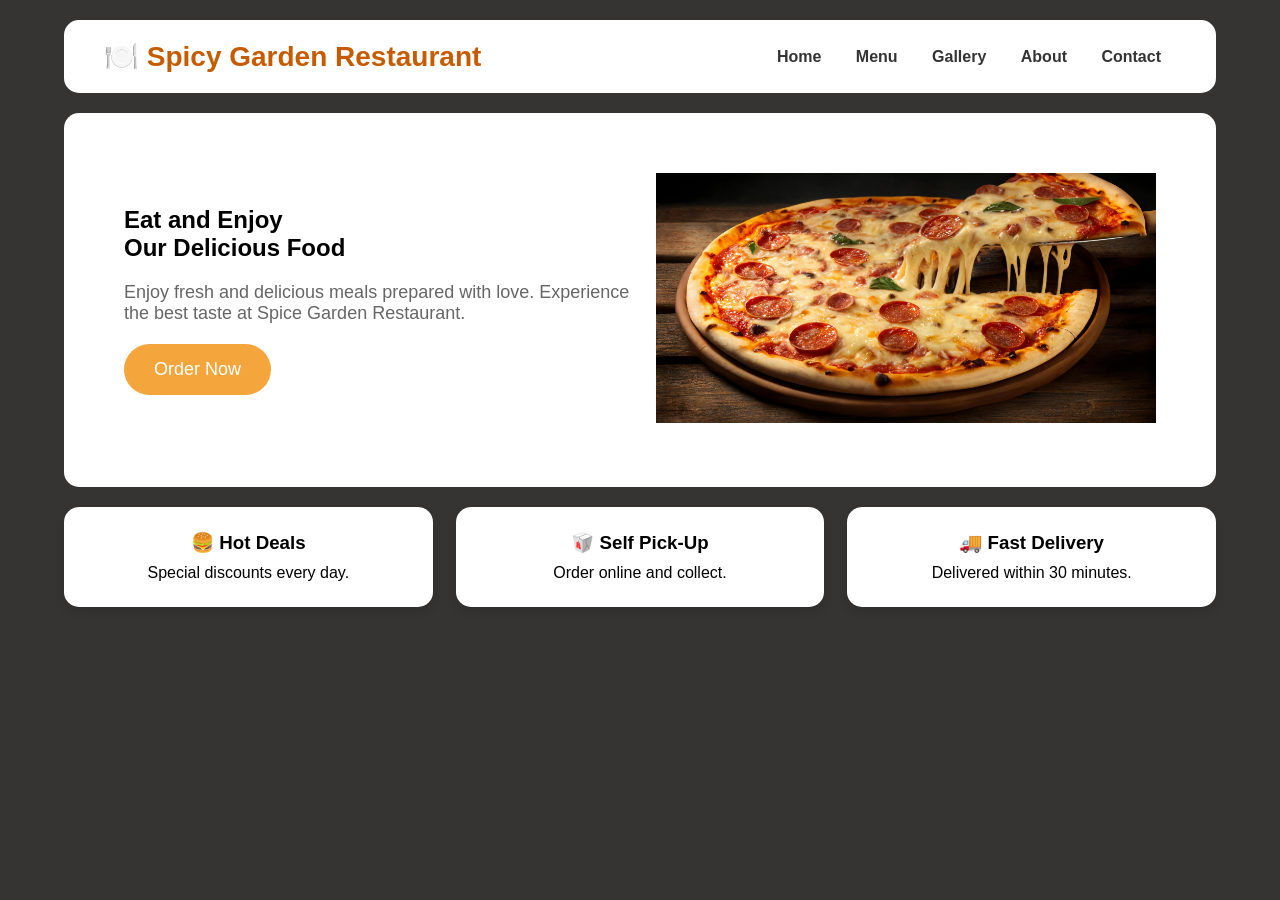
<file: index.html>
<!DOCTYPE html>
<html>
<head>
<meta charset="UTF-8">
<meta name="viewport" content="width=device-width, initial-scale=1.0">
<title>Spicy Garden Restaurant</title>
<link rel="stylesheet" href="style.css">
</head>
<body>
<header>
    <div class="logo">🍽️ Spicy Garden Restaurant</div>
    <nav>
        <a href="index.html">Home</a>
        <a href="menu.html">Menu</a>
        <a href="gallery.html">Gallery</a>
        <a href="about.html">About</a>
        <a href="contact.html">Contact</a>
    </nav>
</header>
<section class="hero">
<div class="right">
<h1>Eat and Enjoy <br>
Our <span>Delicious Food</span></h1>
<p class="text">
Enjoy fresh and delicious meals prepared with love.
Experience the best taste at Spice Garden Restaurant.
</p>
<a href="order.html">
<button class="order">Order Now</button>
</a>
</div>
<div class="right">
<img src="images/pizza.jpg" alt="pizza">
</div>
</section>
<section class="services">
<div class="box">
<h3>🍔 Hot Deals</h3>
<p>Special discounts every day.</p>
</div>
<div class="box">
<h3>🥡 Self Pick-Up</h3>
<p>Order online and collect.</p>
</div>
<div class="box">
<h3>🚚 Fast Delivery</h3>
<p>Delivered within 30 minutes.</p>
</div>
</section>
</body>
</html>
</file>
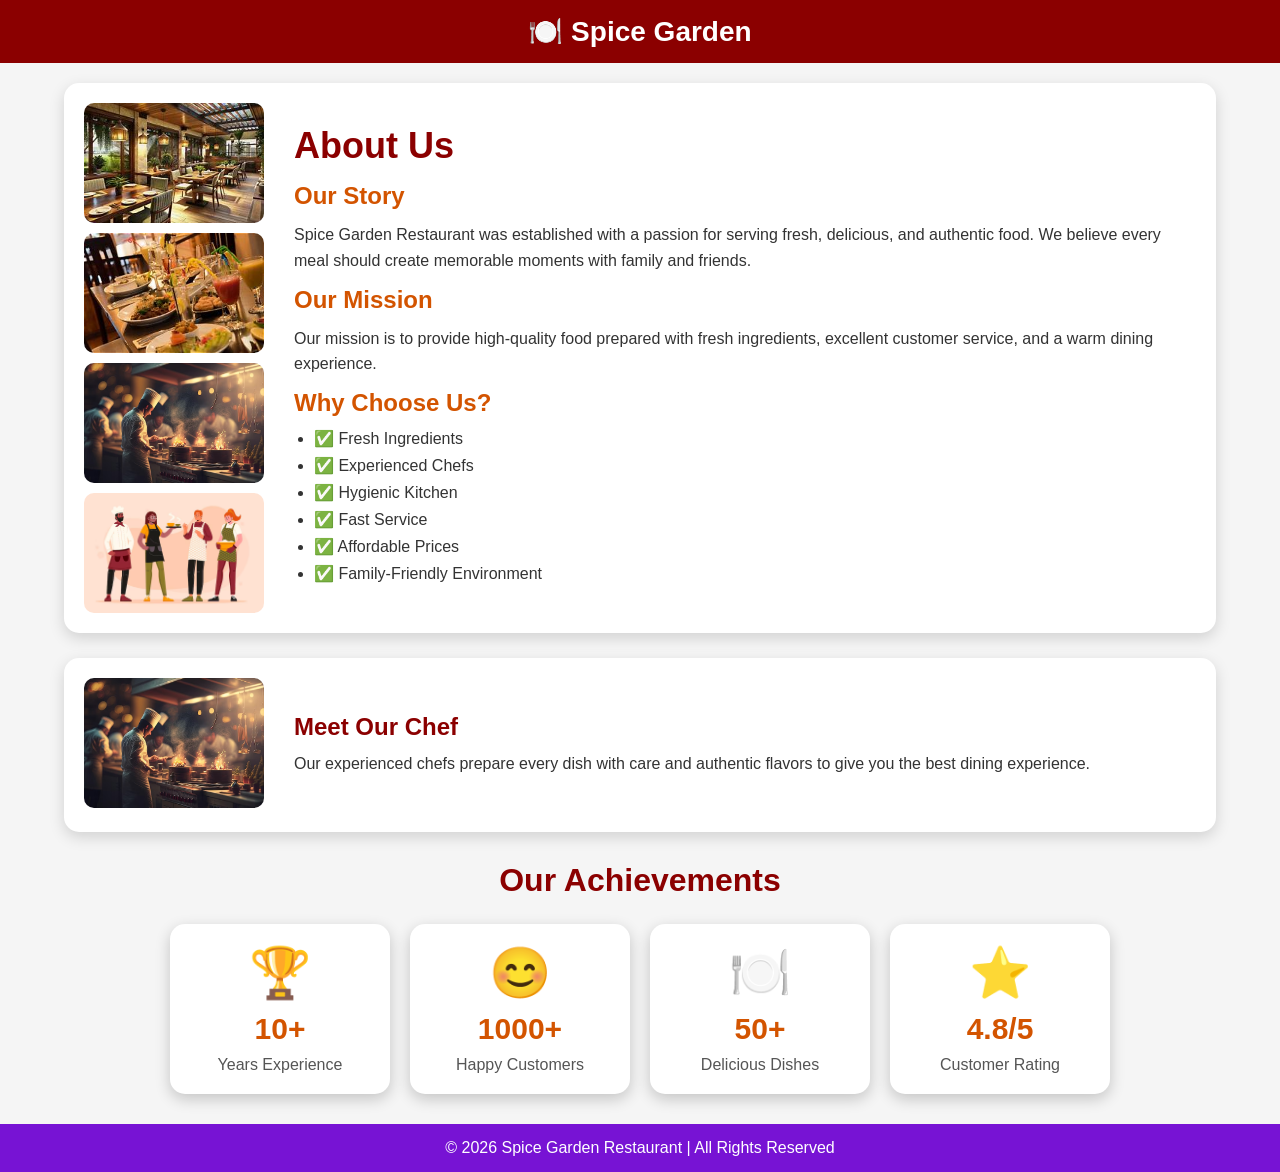
<file: about.html>
<!DOCTYPE html>
<html lang="en">
<head>
    <meta charset="UTF-8">
    <meta name="viewport" content="width=device-width, initial-scale=1.0">
    <title>About Us | Spice Garden</title>
    <link rel="stylesheet" href="about.css">
</head>
<body>
    <nav>
        <div class="logo">🍽️ Spice Garden</div>
    </nav>
    <section class="about-section">
        <div class="about-container">
        <div class="about-img">
        <img src="images/restaurantin.jpg" alt="Restaurant Image">
        <img src="images/food.jpg" alt="food">
        <img src="images/chef.avif" alt="chef">
        <img src="images/cookchef.avif" alt="cookchef">
        </div>
        <div class="about-content">
         <h1>About Us</h1>
        <h2>Our Story</h2>
        <p>
            Spice Garden Restaurant was established with a passion for serving
            fresh, delicious, and authentic food. We believe every meal should
            create memorable moments with family and friends.
        </p>
        <h2>Our Mission</h2>
        <p>
            Our mission is to provide high-quality food prepared with fresh
            ingredients, excellent customer service, and a warm dining experience.
        </p>
        <h2>Why Choose Us?</h2>
        <ul>
            <li>✅ Fresh Ingredients</li>
            <li>✅ Experienced Chefs</li>
            <li>✅ Hygienic Kitchen</li>
            <li>✅ Fast Service</li>
            <li>✅ Affordable Prices</li>
            <li>✅ Family-Friendly Environment</li>
        </ul>
        </div>
        </div>
        </section>
        <section class="chef-section">
            <div class="chef-container">
                <div class="chef-image">
                    <img src="images/chef.avif" alt="chef">
                    </div>
                    <div class="chef-content">
        <h2>Meet Our Chef</h2>
        <p>
            Our experienced chefs prepare every dish with care and authentic
            flavors to give you the best dining experience.
        </p>
        </div>
        </div>
        </section>
       <section class="achievements-section">

    <h2>Our Achievements</h2>

    <div class="achievements-container">

        <div class="achievement-card">
            <h1>🏆</h1>
            <h3>10+</h3>
            <p>Years Experience</p>
        </div>

        <div class="achievement-card">
            <h1>😊</h1>
            <h3>1000+</h3>
            <p>Happy Customers</p>
        </div>

        <div class="achievement-card">
            <h1>🍽️</h1>
            <h3>50+</h3>
            <p>Delicious Dishes</p>
        </div>

        <div class="achievement-card">
            <h1>⭐</h1>
            <h3>4.8/5</h3>
            <p>Customer Rating</p>
        </div>
    </div>
</section>
</div>
    </section>
    <footer>
        <p>© 2026 Spice Garden Restaurant | All Rights Reserved</p>
    </footer>
</body>
</html>
</file>
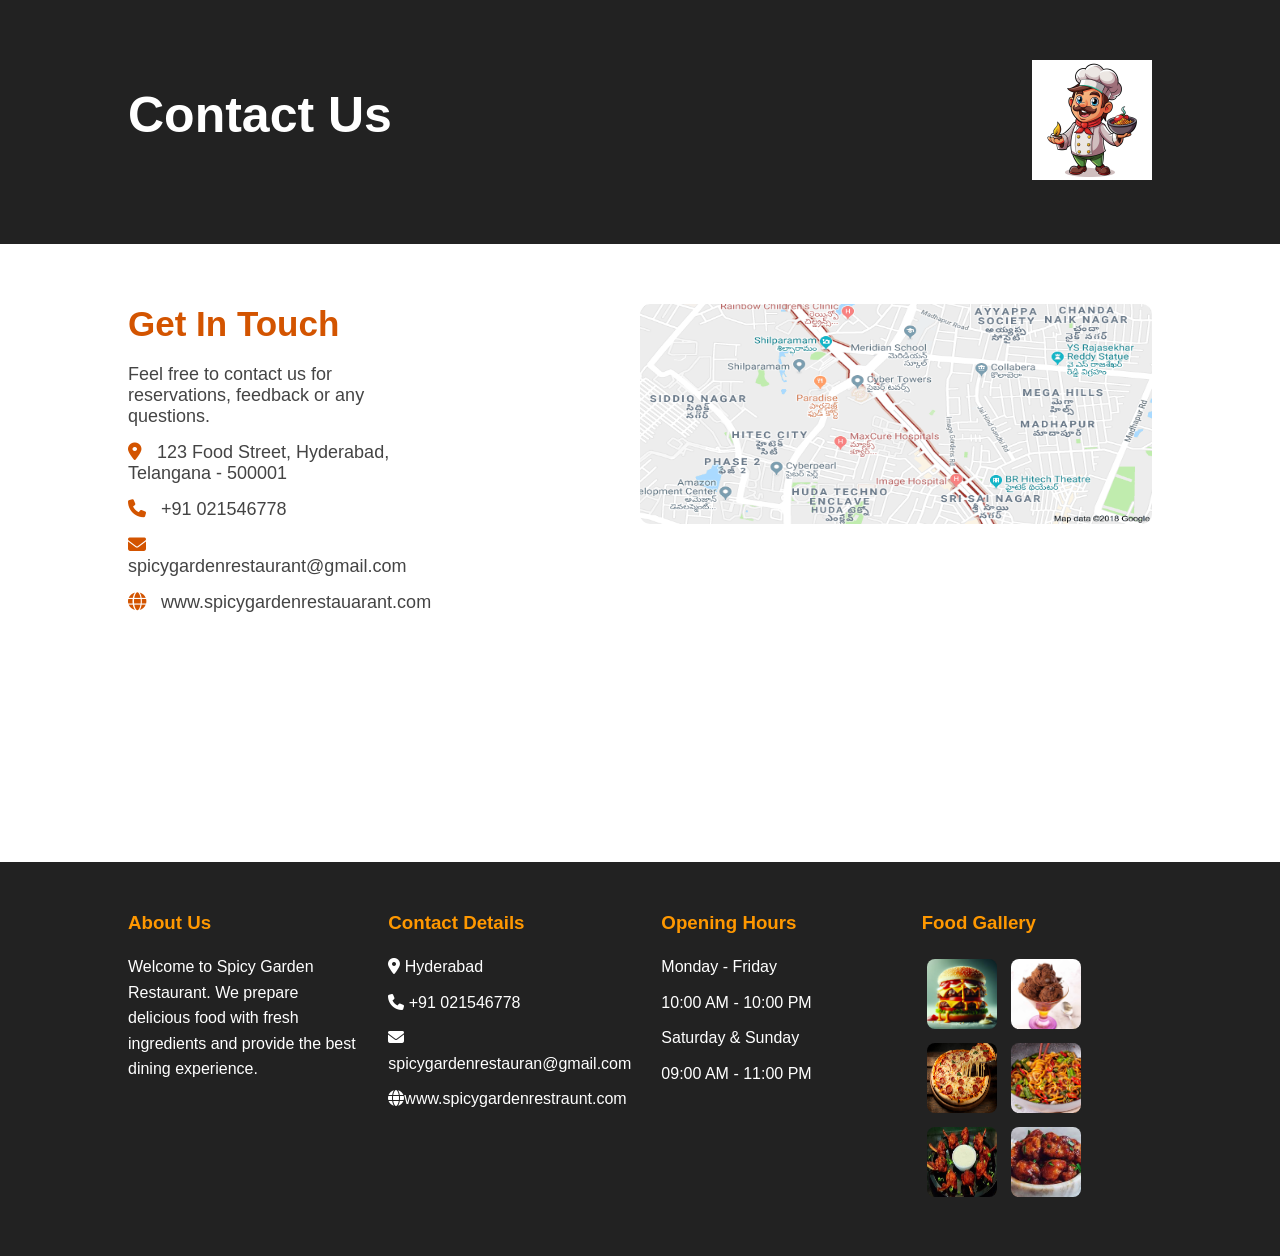
<file: contact.html>
<!DOCTYPE html>
<html lang="en">
<head>
<meta charset="UTF-8">
<meta name="viewport" content="width=device-width, initial-scale=1.0">
<title>Contact Us</title>
<link rel="stylesheet" href="contact.css">
<link rel="stylesheet"
href="https://cdnjs.cloudflare.com/ajax/libs/font-awesome/6.5.1/css/all.min.css">
</head>
<body>
<section class="contact-hero">
<div class="hero-text">
<h1>Contact Us</h1>
</div>
<div class="hero-image">
<img src="images/cartoonchef.jpg" alt="Chef">
</div>
</section>
<section class="contact-container">
<div class="contact-info">
<h2>Get In Touch</h2>
<p>
Feel free to contact us for reservations,
feedback or any questions.
</p>
<div class="info">
<p>
<i class="fa-solid fa-location-dot"></i>
123 Food Street, Hyderabad,
Telangana - 500001
</p>
<p>
<i class="fa-solid fa-phone"></i>
+91 021546778
</p>
<p>
<i class="fa-solid fa-envelope"></i>
spicygardenrestaurant@gmail.com
</p>
<p>
<i class="fa-solid fa-globe"></i>
www.spicygardenrestauarant.com
</p>
</div>
</div>
<div class="map">
<img src="images/image.png" alt="Restaurant Location">
<iframe
width="100%"
height="250"
style="border:0;"
allowfullscreen=""
loading="lazy">
</iframe>
</div>
</section>
</section>
<footer>
<div class="footer-box">
<h3>About Us</h3>
<p>
Welcome to Spicy Garden Restaurant.
We prepare delicious food with fresh ingredients
and provide the best dining experience.
</p>
</div>
<div class="footer-box">
<h3>Contact Details</h3>
<p><i class="fa-solid fa-location-dot"></i> Hyderabad</p>
<p><i class="fa-solid fa-phone"></i> +91 021546778</p>
<p><i class="fa-solid fa-envelope"></i> spicygardenrestauran@gmail.com</p>
<p><i class="fa-solid fa-globe"></i>www.spicygardenrestraunt.com
</div>
<div class="footer-box">
<h3>Opening Hours</h3>
<p>Monday - Friday</p>
<p>10:00 AM - 10:00 PM</p>
<p>Saturday & Sunday</p>
<p>09:00 AM - 11:00 PM</p>
</div>
<div class="footer-box">
<h3>Food Gallery</h3>
<img src="images/burger.jpg" alt="burger">
<img src="images/icecream.jpg" alt="icecream">
<img src="images/pizza.jpg" alt="pizza">
<img src="images/noodles.jpg" alt="noodles">
<img src="images/lollipop.jpg" alt="lollipop">
<img src="images/gobimanchurian.jpg" alt="gobimanchurian">
</div>
</footer>
</body>
</html>
</file>
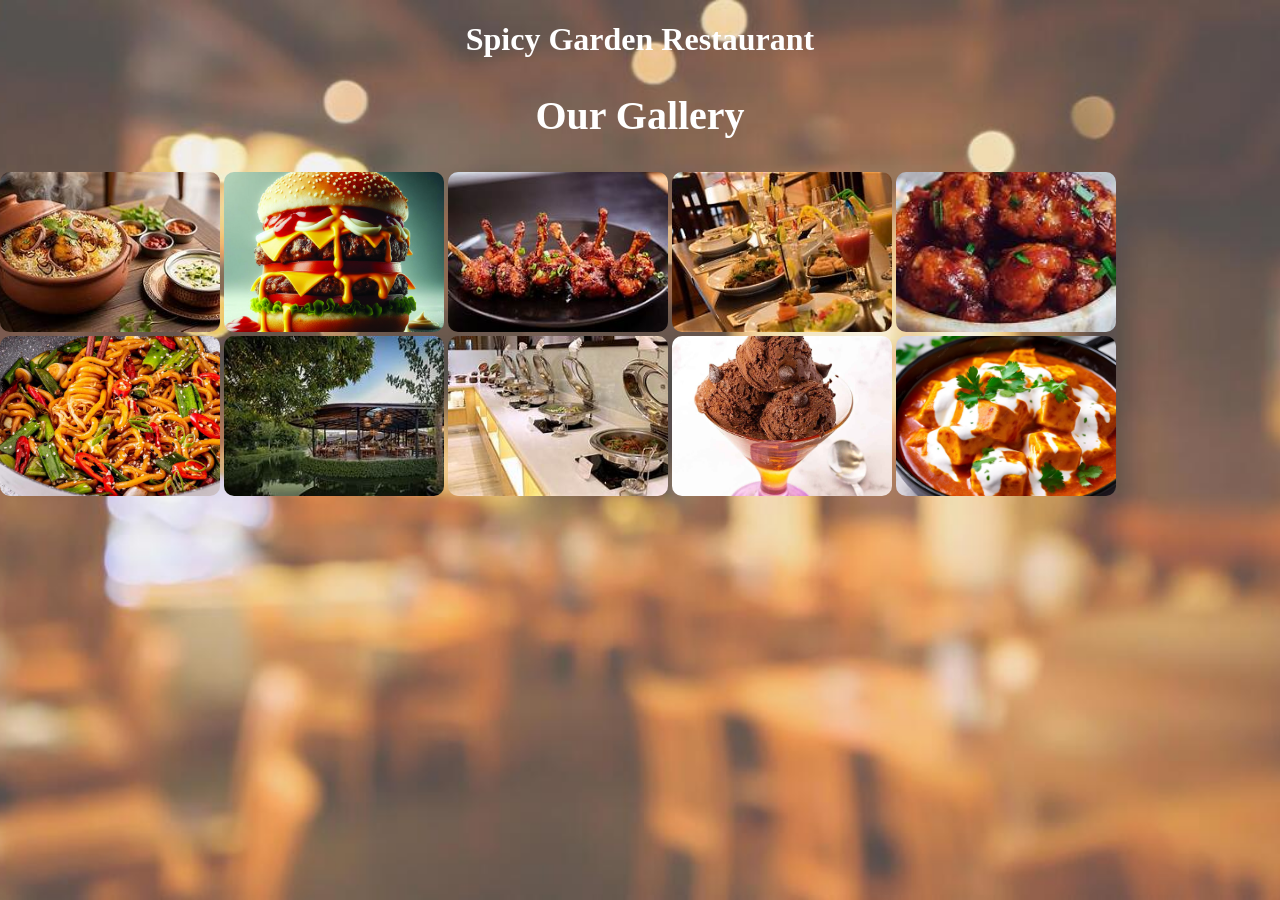
<file: gallery.html>
<!DOCTYPE html>
<html lang="en">
<head>
    <meta charset="UTF-8">
    <meta name="viewport" content="width=device-width, initial-scale=1.0">
    <title>Spicy Garden Restaurant - Gallery</title>
    <link rel="stylesheet" href="gallery.css">
</head>
<body>

<h1>Spicy Garden Restaurant</h1>
<h2>Our Gallery</h2>

<div class="gallery-container">
    <div class="item">
        <img src="images/biryani.jpg" alt="biryani">
        <img src="images/burger.jpg" alt="burger">
        <img src="images/chicken.jpg" alt="chicken lollipop">
        <img src="images/food.jpg" alt="food">
        <img src="images/gobimanchurian.jpg" alt="manchurian">
        <img src="images/noodles.jpg" alt="noodles">
        <img src="images/outside.jpg" alt="outside">
        <img src="images/kitchen.jpg" alt="kitchen">
        <img src="images/icecream.jpg" alt="icecream">
        <img src="images/paneer.avif" alt="paneer">
    </div>
</div>

</body>
</html>
</file>
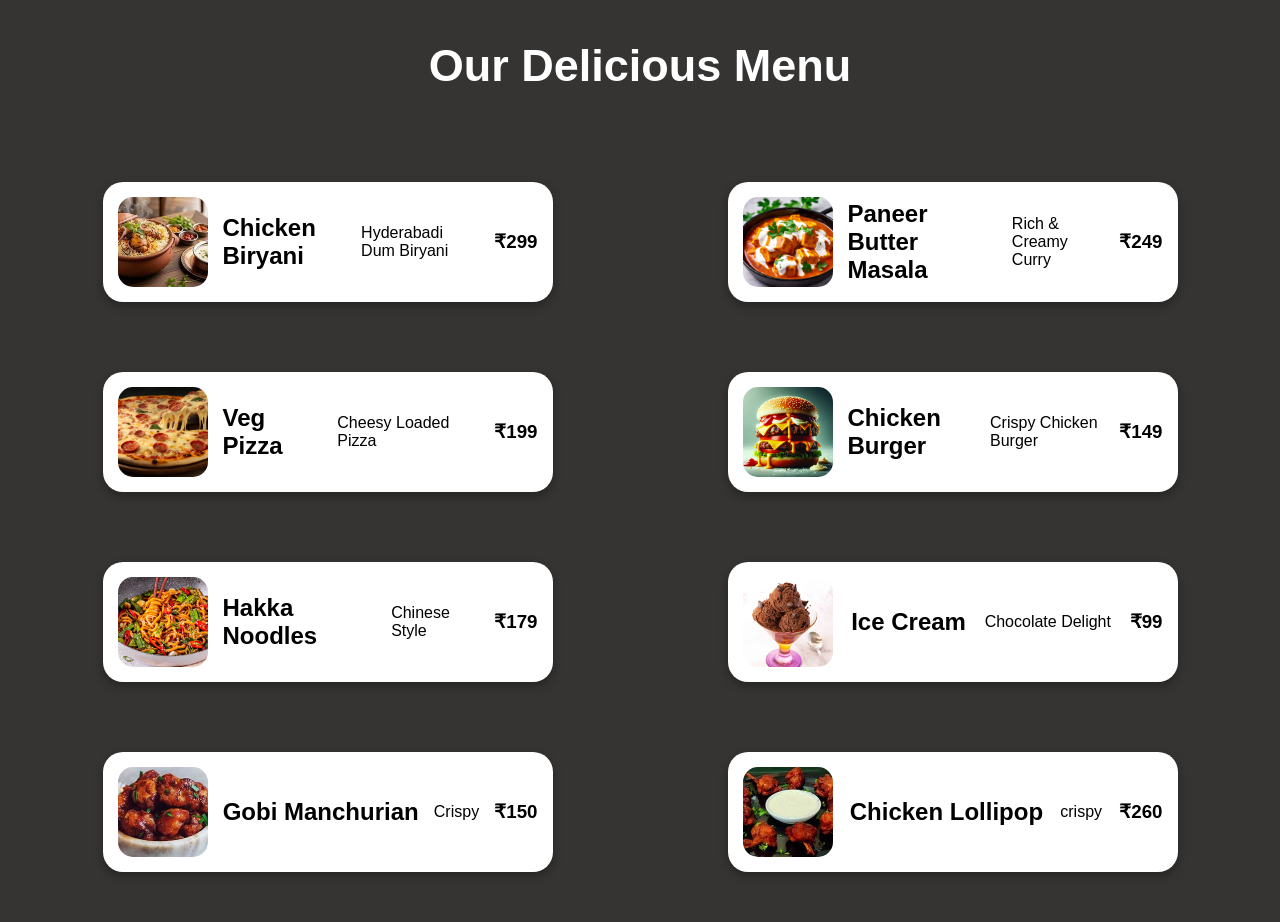
<file: menu.html>
<!DOCTYPE html>
<html lang="en">
<head>
    <meta charset="UTF-8">
    <meta name="viewport" content="width=device-width, initial-scale=1.0">
    <title>Menu - Spicy Garden Restaurant</title>
    <link rel="stylesheet" href="style.css">
</head>
<body>
<section class="menu">
    <h1 class="menu-title">Our Delicious Menu</h1>
    <div class="menu-container">
        <div class="menu-card">
            <img src="images/biryani.jpg" alt="Chicken Biryani">
            <h2>Chicken Biryani</h2>
            <p>Hyderabadi Dum Biryani</p>
            <h3>₹299</h3>
        </div>
        <div class="menu-card">
            <img src="images/paneer.avif" alt="Paneer Butter Masala">
            <h2>Paneer Butter Masala</h2>
            <p>Rich & Creamy Curry</p>
            <h3>₹249</h3>
        </div>

        <div class="menu-card">
            <img src="images/pizza.jpg" alt="Veg Pizza">
            <h2>Veg Pizza</h2>
            <p>Cheesy Loaded Pizza</p>
            <h3>₹199</h3>
        </div>
        <div class="menu-card">
            <img src="images/burger.jpg" alt="Burger">
            <h2>Chicken Burger</h2>
            <p>Crispy Chicken Burger</p>
            <h3>₹149</h3>
        </div>
        <div class="menu-card">
            <img src="images/noodles.jpg" alt="Noodles">
            <h2>Hakka Noodles</h2>
            <p>Chinese Style</p>
            <h3>₹179</h3>
        </div>
        <div class="menu-card">
            <img src="images/icecream.jpg" alt="Ice Cream">
            <h2>Ice Cream</h2>
            <p>Chocolate Delight</p>
            <h3>₹99</h3>
        </div>
         <div class="menu-card">
            <img src="images/gobimanchurian.jpg" alt="Gobi Manchurian">
            <h2>Gobi Manchurian</h2>
            <p>Crispy</p>
            <h3>₹150</h3>
        </div>
        <div class="menu-card">
            <img src="images/lollipop.jpg" alt="Chicken Lollipop">
            <h2>Chicken Lollipop</h2>
            <p>crispy</p>
            <h3>₹260</h3>
        </div>
    </div>
</section>
</body>
</html>
</file>
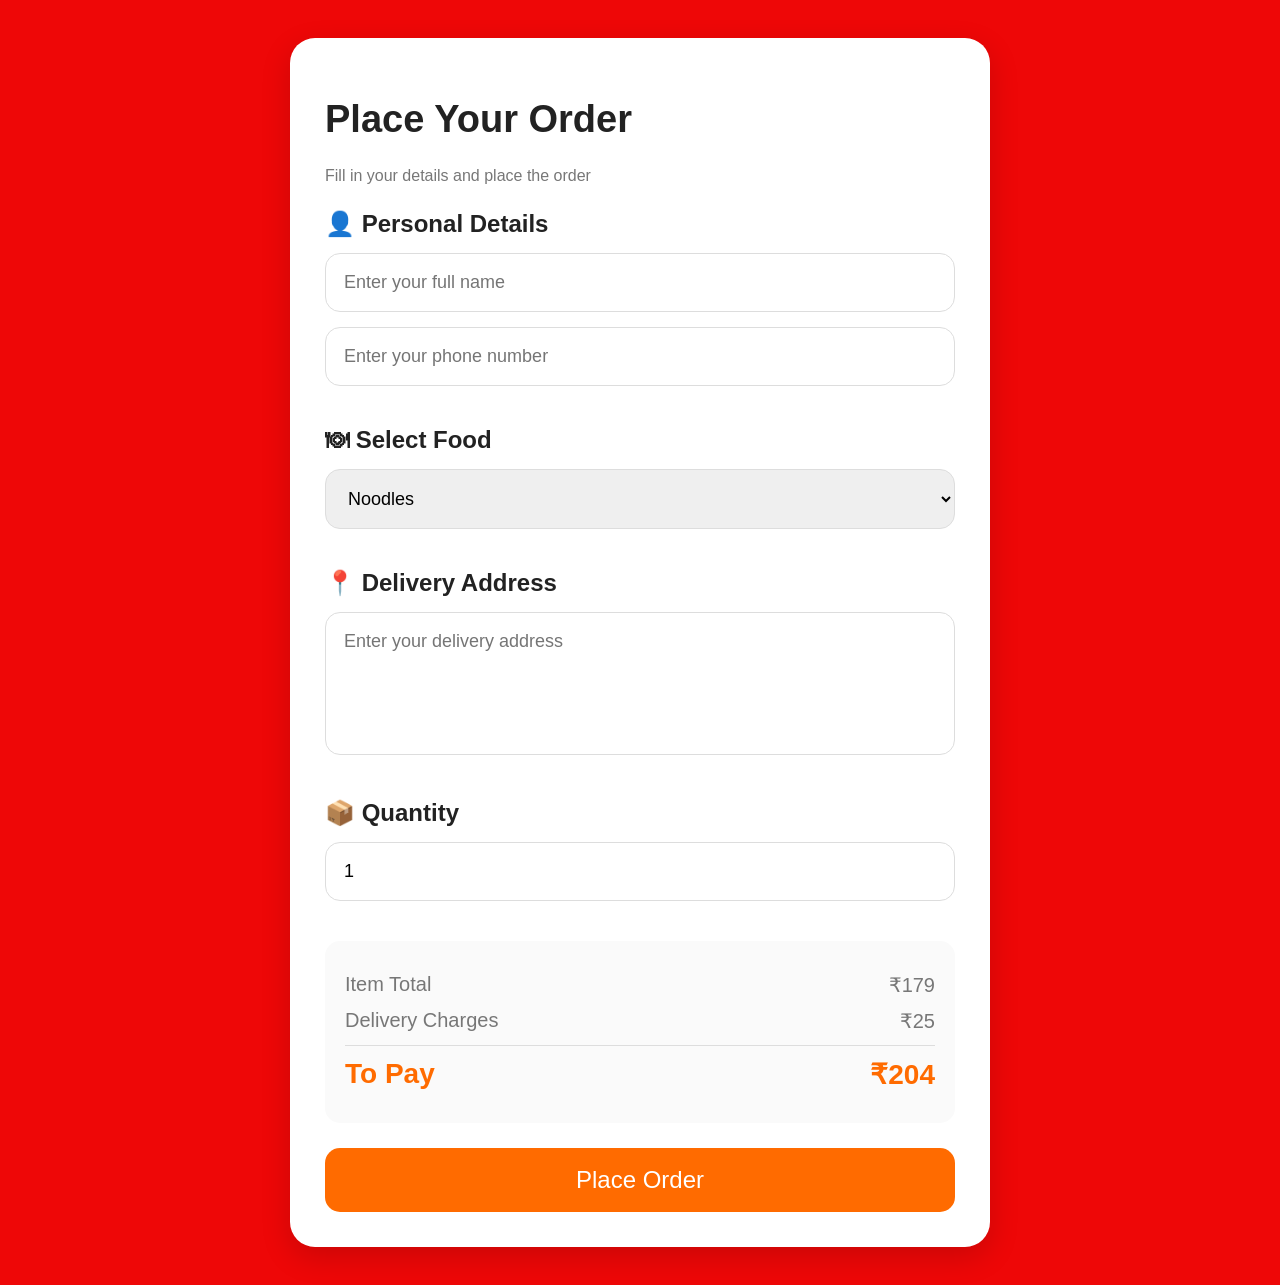
<file: order.html>
<!DOCTYPE html>
<html lang="en">
<head>
    <meta charset="UTF-8">
    <meta name="viewport" content="width=device-width, initial-scale=1.0">

    <title>Place Your Order</title>

    <link rel="stylesheet" href="order.css">
</head>
<body>
<div class="container">
    <div class="order-card">
        <h1>Place Your Order</h1>
        <p>Fill in your details and place the order</p>
        <form>
            <div class="section">
                <h2>👤 Personal Details</h2>
                <input type="text" placeholder="Enter your full name">
                <input type="tel" placeholder="Enter your phone number">
            </div>
            <div class="section">
                <h2>🍽 Select Food</h2>
                <select id="food">
                    <option value="179">Noodles</option>
                    <option value="99">Ice cream</option>
                    <option value="249">paneer</option>
                    <option value="199">Pizza</option>
                    <option value="149">Burger</option>
                    <option value="150">GobiManchurian</option>
                    <option value="299">Chicken Biryani</option>
                    <option value="260">Chicken Lollipop</option>
                </select>
            </div>
            <div class="section">
                <h2>📍 Delivery Address</h2>
                <textarea rows="5"
                placeholder="Enter your delivery address"></textarea>
            </div>
            <div class="section">
                <h2>📦 Quantity</h2>
                <input type="number" id="quantity" value="1" min="1">
            </div>
            <div class="price">
                <p> Item Total <span id="itemTotal">₹199</span></p>
                <p>Delivery Charges <span id="delivery">₹25</span></p>
                <hr>
                <h3>To Pay <span id="totalPay">₹224/span></h3>

            </div>

            <button type="submit">
                Place Order
            </button>

        </form>

    </div>
    <script src="order.js"></script>

</div>
</body>
</html>
</file>
<file: style.css>
*{
margin:0;
padding:0;
box-sizing:border-box;
font-family:Arial,sans-serif;
}
body{
background:#353432;
}
header{
width:90%;
margin:20px auto;
background:#fff;
display:flex;
justify-content:space-between;
align-items:center;
padding:20px 40px;
border-radius:15px;
}
.logo{
font-size:28px;
font-weight:bold;
color:#c65b00;
}
nav a{
text-decoration:none;
margin:0 15px;
color:#333;
font-weight:bold;
}
.login{
background:#f4a63c;
color:white;
padding:10px 25px;
border:none;
border-radius:30px;
cursor:pointer;
}
.hero{
width:90%;
margin:auto;
background:white;
display:flex;
justify-content:space-between;
align-items:center;
padding:60px;
border-radius:15px;
}
.left{
width:50%;
}
.offer{
color:gray;
margin-bottom:20px;
}
.left h1{
font-size:55px;
line-height:70px;
}
.left span{
color:#f4a63c;
}
.text{
margin:20px 0;
color:#666;
font-size:18px;
}
.buttons{
margin-top:30px;
}
.order{
background:#f4a63c;
color:white;
border:none;
padding:15px 30px;
border-radius:30px;
font-size:18px;
cursor:pointer;
margin-right:15px;
}
.video{
background:white;
border:2px solid #f4a63c;
padding:15px 30px;
border-radius:30px;
cursor:pointer;
}
.right img{
width:500px;
}
.services{
width:90%;
margin:20px auto;
display:flex;
justify-content:space-between;
gap:20px;
}
.box{
background:white;
padding:25px;
border-radius:15px;
width:32%;
text-align:center;
box-shadow:0 5px 10px rgba(0,0,0,0.1);
}
.box h3{
margin-bottom:10px;
}
.menu-card{
    width:450px;
    height:120px;
    display:flex;
    align-items:center;
    justify-content:space-between;
    gap:15px;
    background:White;
    padding:15px;
    margin:20px auto;
    border-radius:20px;
    box-shadow:0 4px 10px rgba(0,0,0,0.3);
}
.menu-card img{
    width:90px;
    height:90px;
    border-radius:15px;
    object-fit:cover;
    margin:right 20px;
}
.menu-info h3{
    font-size:28px;
    colour:#800000;
}
.menu-info p{
    font-size:20px;
    color:#d4cac3;
    font-weight:bold;
    margin-top:5px
}
.menu-title{
    text-align:center;
    font-size:45px;
    color:#ffffff;
    margin:40px 0;
}
.menu-container{
    display:grid;
    grid-template-columns:1fr 1fr;
    gap:30px;
    padding:30px;
}
.price{
    font-size:24px;
    font-weight:bold;
    color:black;
}
</file>
<file: about.css>
*{
    margin:0;
    padding:0;
    box-sizing:border-box;
    font-family:Arial,sans-serif;
}
body{
    background:#f5f5f5;
    color:#333;
}
nav{
    background:#8B0000;
    color:white;
    padding:15px;
    text-align:center;
}
.logo{
    font-size:28px;
    font-weight:bold;
}
.about-section{
    width:90%;
    margin:20px auto;
}
.about-container{
    display:flex;
    align-items:center;
    gap:30px;
    background:#fff;
    padding:20px;
    border-radius:15px;
    box-shadow:0 5px 15px rgba(0,0,0,.15);
}
.about-img{
    display:flex;
    flex-direction:column;
    gap:10px;
}
.about-img img{
    width:180px;
    height:120px;
    object-fit:cover;
    border-radius:10px;
}
.about-content{
    flex:1;
}
.about-content h1{
    color:#8B0000;
    font-size:36px;
    margin-bottom:15px;
}
.about-content h2{
    color:#d35400;
    margin:12px 0;
}
.about-content p{
    font-size:16px;
    line-height:1.6;
}
.about-content ul{
    margin-top:10px;
    padding-left:20px;
}
.about-content li{
    margin-bottom:8px;
}
.chef-section{
    width:90%;
    margin:25px auto;
}
.chef-container{
    display:flex;
    align-items:center;
    gap:30px;
    background:#fff;
    padding:20px;
    border-radius:15px;
    box-shadow:0 5px 15px rgba(0,0,0,.15);
}
.chef-image img{
    width:180px;
    height:130px;
    object-fit:cover;
    border-radius:10px;
}
.chef-content h2{
    color:#8B0000;
    margin-bottom:10px;
}
.chef-content p{
    line-height:1.6;
}
.achievements-section{
    width:90%;
    margin:30px auto;
    text-align:center;
}
.achievements-section h2{
    color:#8B0000;
    font-size:32px;
    margin-bottom:25px;
}
.achievements-container{
    display:flex;
    justify-content:center;
    align-items:center;
    gap:20px;
    flex-wrap:wrap;
}
.achievement-card{
    width:220px;
    background:#fff;
    padding:20px;
    border-radius:15px;
    box-shadow:0 5px 15px rgba(0,0,0,0.2);
    transition:0.3s;
    text-align:center;
}
.achievement-card:hover{
    transform:translateY(-8px);
}
.achievement-card h1{
    font-size:50px;
    margin-bottom:10px;
}
.achievement-card h3{
    font-size:30px;
    color:#d35400;
    margin-bottom:10px;
}
.achievement-card p{
    font-size:16px;
    color:#555;
}
.card{
    width:140px;
    height:160px;
    background:white;
    padding:10px;
    border-radius:12px;
    text-align:center;
    box-shadow:0 5px 15px rgba(0,0,0,.2);
    transition:.3s;
}
.card:hover{
    transform:translateY(-5px);
}
.card h1{
    font-size:60px;
}
.card h2,
.card h3{
    color:#d35400;
    margin:10px 0;
}
.card p{
    font-size:15px;
}
footer{
    background:#7713d4;
    color:white;
    text-align:center;
    padding:15px;
    margin-top:30px;
}
@media(max-width:768px){
.about-container,
.chef-container{
    flex-direction:column;
    text-align:center;
}
.about-img{
    flex-direction:row;
    justify-content:center;
    flex-wrap:wrap;
}
.about-img img,
.chef-image img{
    width:150px;
    height:100px;
}
.card{
    width:70%;
}
}
</file>
<file: contact.css>
*{
    margin:0;
    padding:0;
    box-sizing:border-box;
    font-family:Arial, sans-serif;
}
body{
    background:#f8f8f8;
}
.contact-hero{
    background:#222;
    color:#fff;
    display:flex;
    justify-content:space-between;
    align-items:center;
    padding:60px 10%;
}
.hero-text h1{
    font-size:50px;
    margin-bottom:15px;
}
.hero-text p{
    font-size:20px;
}
.hero-image img{
    width:120px;
}
.contact-container{
    display:flex;
    justify-content:space-between;
    gap:40px;
    padding:60px 10%;
    background:#fff;
}
.contact-info{
    width:30%;
}
.contact-info h2{
    font-size:35px;
    margin-bottom:20px;
    color:#d35400;
}
.contact-info p{
    margin:15px 0;
    font-size:18px;
    color:#444;
}
.contact-info i{
    color:#d35400;
    margin-right:10px;
}
.map{
    width:50%;
}
.map img{
    width:100%;
    height:220px;
    border-radius:10px;
    margin-bottom:20px;
}
.map iframe{
    width:100%;
    border-radius:10px;
}
.contact-form{
    padding:60px 10%;
    background:#f5f5f5;
}
.contact-form h2{
    text-align:center;
    font-size:35px;
    color:#d35400;
    margin-bottom:30px;
}
.contact-form form{
    max-width:800px;
    margin:auto;
}
.row{
    display:flex;
    gap:20px;
    margin-bottom:20px;
}
.row input{
    width:50%;
}
.contact-form input,
.contact-form textarea{
    width:100%;
    padding:15px;
    border:1px solid #ccc;
    border-radius:8px;
    font-size:16px;
}
.contact-form textarea{
    margin-bottom:20px;
}
.contact-form button{
    background:#d35400;
    color:white;
    padding:15px 35px;
    border:none;
    border-radius:8px;
    font-size:18px;
    cursor:pointer;
}
.contact-form button:hover{
    background:#a84300;
}
footer{
    background:#222;
    color:white;
    display:grid;
    grid-template-columns:repeat(4,1fr);
    gap:30px;
    padding:50px 10%;
}
.footer-box h3{
    margin-bottom:20px;
    color:#ff9800;
}
.footer-box p{
    margin:10px 0;
    line-height:1.6;
}
.footer-box img{
    width:70px;
    height:70px;
    border-radius:8px;
    margin:5px;
}
@media(max-width:768px){

.contact-hero,
.contact-container,
.row{
    flex-direction:column;
}
.hero-image img{
    width:250px;
    margin-top:20px;
}
.contact-info,
.map,
.row input{
    width:100%;
}
footer{
    grid-template-columns:1fr;
}

}
</file>
<file: gallery.css>
.gallery-container{
    display:flax;
    flex-wrap:wrap;
    justify-content:center;
    gap:15px
    margin-top 30px;
}
.gallery-container img{
    width:220px;
    height:160px;
    object-fit:cover;
    border-radius:10px;
}
h1{
    text-align:center;
    color:White;
}
h2{
    text-align:center;
    font-size:40px;
    color:White;
}
body{
    background:url("images/restaurant.jpg");
    background-size:cover;
    background-position:center;
    background-repeat:no-repeat;
    background-attachment:fixed;
    margin:0;
    padding:0;
}
</file>
<file: order.css>
*{
    padding:0;
    box-sizing:border-box;
    font-family:Arial, Helvetica, sans-serif;
}
body{
    background:#ee0707;
    display:flex;
    justify-content:center;
    align-items:center;
    min-height:100vh;
    padding:30px;
}
.container{
    width:100%;
    display:flex;
    justify-content:center;
}
.order-card{
    width:700px;
    background:#fff;
    padding:35px;
    border-radius:25px;
    box-shadow:0 10px 30px rgba(0,0,0,0.15);
}
.order-card h1{
    font-size:38px;
    color:#222;
}
.order-card p{
    color:#777;
    margin-top:5px;
    margin-bottom:25px;
}
.section{
    margin-bottom:25px;
}
.section h2{
    font-size:24px;
    color:#222;
    margin-bottom:15px;
}
input,
select,
textarea{
    width:100%;
    padding:18px;
    margin-bottom:15px;
    border:1px solid #ddd;
    border-radius:15px;
    font-size:18px;
    outline:none;
    transition:.3s;
}
input:focus,
select:focus,
textarea:focus{
    border:2px solid #ff6b00;
}
textarea{
    resize:none;
}
.price{
    background:#fafafa;
    padding:20px;
    border-radius:15px;
    margin-top:15px;
}
.price p,
.price h3{
    display:flex;
    justify-content:space-between;
    margin:12px 0;
    font-size:20px;
}
.price h3{
    color:#ff6b00;
    font-size:28px;
}
.price hr{
    margin:12px 0;
    border:none;
    border-top:1px solid #ddd;
}
button{
    width:100%;
    padding:18px;
    margin-top:25px;
    border:none;
    border-radius:15px;
    background:#ff6b00;
    color:white;
    font-size:24px;
    cursor:pointer;
    transition:.3s;
}
button:hover{
    background:#e85d00;
}
@media(max-width:768px){
.order-card{
    width:100%;
    padding:20px;
}
.order-card h1{
    font-size:28px;
}
.section h2{
    font-size:20px;
}
input,
select,
textarea{
    font-size:16px;
}
button{
    font-size:20px;
}
}
</file>
